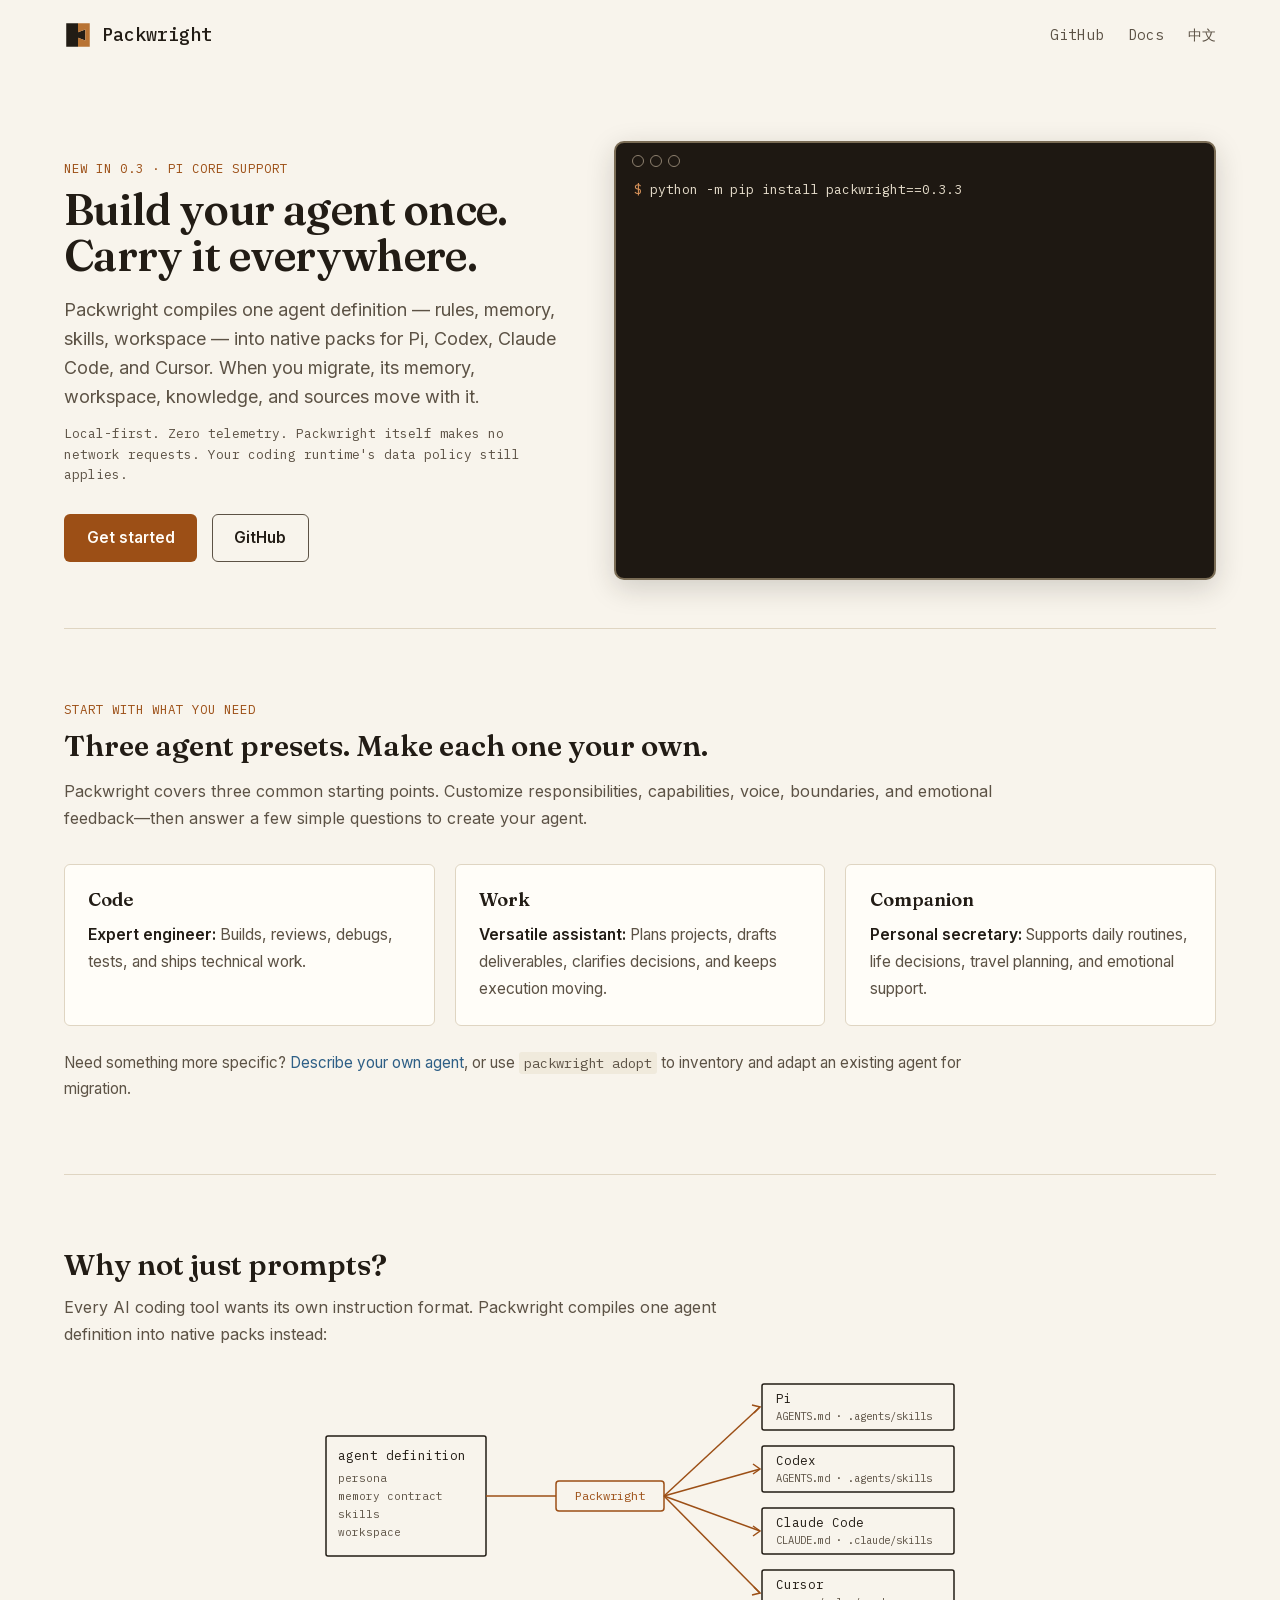
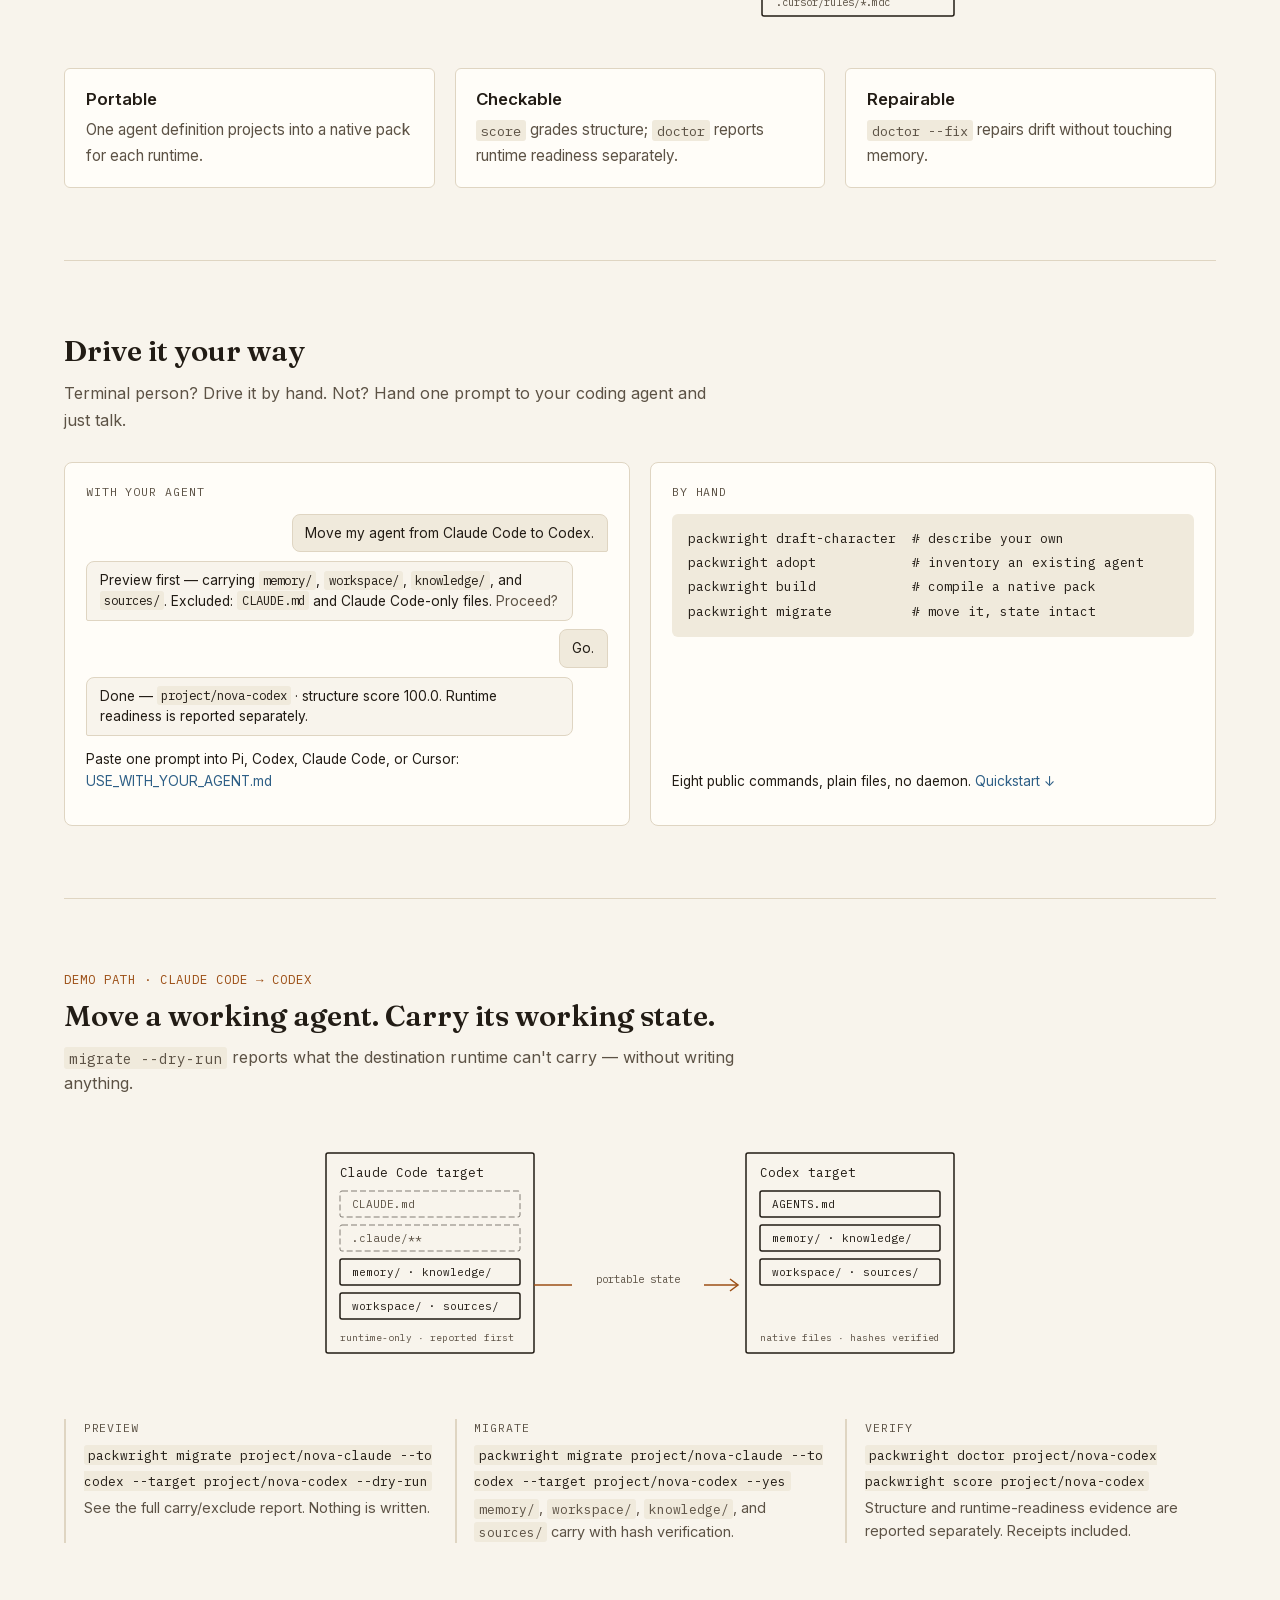
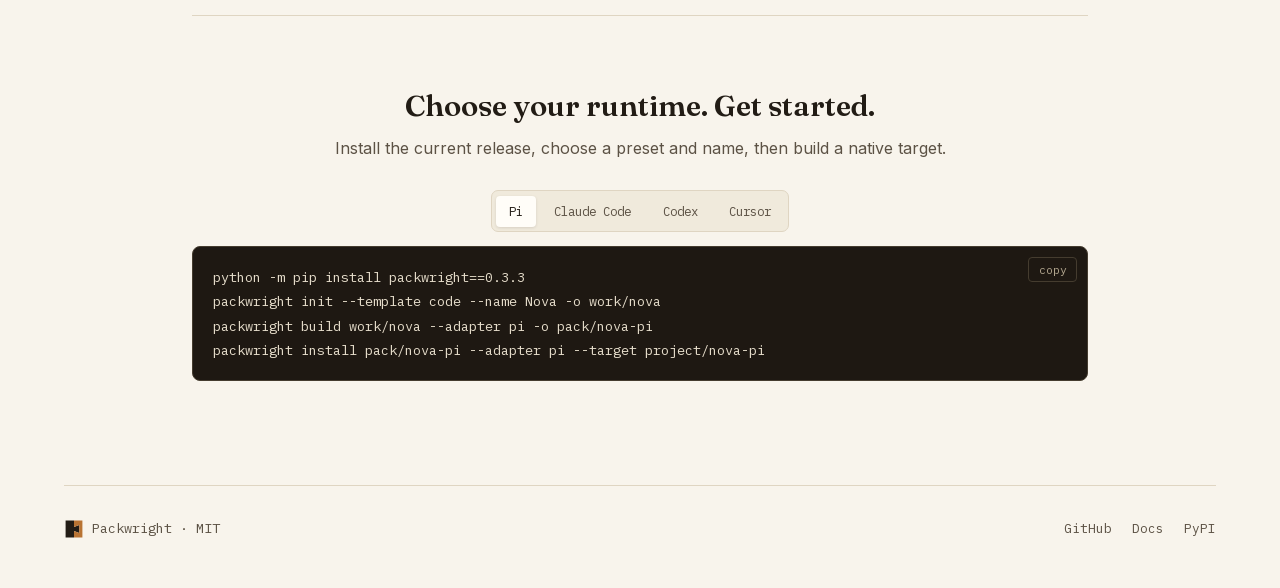
<file: site/index.html>
<!doctype html>
<html lang="en" data-theme="light">
<head>
<meta charset="utf-8">
<meta name="viewport" content="width=device-width, initial-scale=1">
<meta http-equiv="Content-Security-Policy" content="default-src 'none'; style-src 'unsafe-inline'; script-src 'self'; img-src 'self' data:; font-src 'self'; connect-src 'none'; media-src 'none'; frame-src 'none'; object-src 'none'; base-uri 'none'; form-action 'none'">
<link rel="canonical" href="https://pioneerjeff-labs.github.io/packwright/">
<link rel="alternate" hreflang="en" href="https://pioneerjeff-labs.github.io/packwright/">
<link rel="alternate" hreflang="zh-CN" href="https://pioneerjeff-labs.github.io/packwright/zh-CN.html">
<link rel="alternate" hreflang="x-default" href="https://pioneerjeff-labs.github.io/packwright/">
<link rel="preload" href="../assets/fonts/fraunces-latin-600.woff2" as="font" type="font/woff2" crossorigin>
<link rel="preload" href="../assets/fonts/inter-latin-400-600.woff2" as="font" type="font/woff2" crossorigin>
<link rel="preload" href="../assets/fonts/ibm-plex-mono-latin-400.woff2" as="font" type="font/woff2" crossorigin>
<link rel="preload" href="../assets/fonts/ibm-plex-mono-latin-500.woff2" as="font" type="font/woff2" crossorigin>
<title>Packwright — Build your agent once. Carry it everywhere.</title>
<meta name="description" content="Packwright 0.3 compiles one agent definition into native packs for Pi, Codex, Claude Code, and Cursor. Build your agent once. Carry it everywhere.">
<meta property="og:type" content="website">
<meta property="og:site_name" content="Packwright">
<meta property="og:locale" content="en_US">
<meta property="og:locale:alternate" content="zh_CN">
<meta property="og:title" content="Packwright — Build your agent once. Carry it everywhere.">
<meta property="og:description" content="Now with Pi Core: compile one agent definition into native packs for Pi, Codex, Claude Code, and Cursor.">
<meta property="og:url" content="https://pioneerjeff-labs.github.io/packwright/">
<meta property="og:image" content="https://pioneerjeff-labs.github.io/packwright/assets/social-preview.png">
<meta name="twitter:card" content="summary_large_image">
<meta name="twitter:title" content="Packwright — Build your agent once. Carry it everywhere.">
<meta name="twitter:description" content="Now with Pi Core: native packs and portable state across Pi, Codex, Claude Code, and Cursor.">
<meta name="twitter:image" content="https://pioneerjeff-labs.github.io/packwright/assets/social-preview.png">
<style>
  @font-face{font-family:"Fraunces";font-style:normal;font-weight:600;font-display:swap;src:url("../assets/fonts/fraunces-latin-600.woff2") format("woff2");}
  @font-face{font-family:"Inter";font-style:normal;font-weight:100 900;font-display:swap;src:url("../assets/fonts/inter-latin-400-600.woff2") format("woff2");}
  @font-face{font-family:"IBM Plex Mono";font-style:normal;font-weight:400;font-display:swap;src:url("../assets/fonts/ibm-plex-mono-latin-400.woff2") format("woff2");}
  @font-face{font-family:"IBM Plex Mono";font-style:normal;font-weight:500;font-display:swap;src:url("../assets/fonts/ibm-plex-mono-latin-500.woff2") format("woff2");}
  :root {
    --pw-bg:#F8F4EC; --pw-bg-raised:#FFFDF8; --pw-text:#221C15; --pw-text-muted:#5C5245;
    --pw-border:#DFD5C2; --pw-accent:#9C4F16; --pw-accent-hover:#7F3F10; --pw-on-accent:#FFFDF8;
    --pw-link:#2E5F86; --pw-code-bg:#F0EADC; --mark-ink:#221C15;
    --f-display:"Fraunces",Georgia,"Times New Roman","Noto Serif SC",serif;
    --f-body:"Inter",-apple-system,BlinkMacSystemFont,"Segoe UI",Roboto,"Noto Sans SC","PingFang SC","Microsoft YaHei",sans-serif;
    --f-mono:"IBM Plex Mono",ui-monospace,"SF Mono",Menlo,Consolas,"PingFang SC",monospace;
  }
  @media (prefers-color-scheme: dark){:root{
    --pw-bg:#221C15; --pw-bg-raised:#2C251C; --pw-text:#EFE8DB; --pw-text-muted:#B3A78F;
    --pw-border:#453C2F; --pw-accent:#D9935A; --pw-accent-hover:#E5A873; --pw-on-accent:#221C15;
    --pw-link:#8AB6D9; --pw-code-bg:#1A150F; --mark-ink:#EFE8DB;}}
  :root[data-theme="dark"]{
    --pw-bg:#221C15; --pw-bg-raised:#2C251C; --pw-text:#EFE8DB; --pw-text-muted:#B3A78F;
    --pw-border:#453C2F; --pw-accent:#D9935A; --pw-accent-hover:#E5A873; --pw-on-accent:#221C15;
    --pw-link:#8AB6D9; --pw-code-bg:#1A150F; --mark-ink:#EFE8DB;}
  :root[data-theme="light"]{
    --pw-bg:#F8F4EC; --pw-bg-raised:#FFFDF8; --pw-text:#221C15; --pw-text-muted:#5C5245;
    --pw-border:#DFD5C2; --pw-accent:#9C4F16; --pw-accent-hover:#7F3F10; --pw-on-accent:#FFFDF8;
    --pw-link:#2E5F86; --pw-code-bg:#F0EADC; --mark-ink:#221C15;}

  body{margin:0;background:var(--pw-bg);color:var(--pw-text);font-family:var(--f-body);font-size:16px;line-height:1.6;}
  .wrap{max-width:72rem;margin:0 auto;padding:0 1.5rem;}
  a{color:var(--pw-link);text-decoration:none;}
  a:hover{text-decoration:underline;}
  :focus-visible{outline:2px solid var(--pw-accent);outline-offset:2px;}
  .btn-accent:focus-visible{outline-color:var(--pw-on-accent);outline-offset:-4px;}

  nav{display:flex;align-items:center;justify-content:space-between;padding:1.25rem 0;}
  .brand{display:flex;align-items:center;gap:.6rem;color:var(--pw-text);}
  .brand svg{width:28px;height:28px;flex:none;}
  .brand .wm{font-family:var(--f-mono);font-weight:500;font-size:1.15rem;}
  nav .links{display:flex;gap:1.5rem;font-family:var(--f-mono);font-size:.9rem;}
  nav .links a{color:var(--pw-text-muted);}
  @media (max-width:520px){
    .brand{gap:.4rem;}.brand svg{width:24px;height:24px;}.brand .wm{font-size:.95rem;}
    nav .links{gap:.8rem;font-size:.72rem;}
  }

  .hero{padding:4.5rem 0 3rem;display:grid;grid-template-columns:minmax(0,5fr) minmax(0,6fr);gap:3rem;align-items:center;}
  @media (max-width:900px){.hero{grid-template-columns:1fr;padding-top:2.5rem;}}
  h1{font-family:var(--f-display);font-weight:600;font-size:clamp(2rem,3.4vw,2.75rem);line-height:1.05;letter-spacing:-.015em;margin:0 0 1.1rem;text-wrap:balance;}
  .sub{font-size:1.125rem;color:var(--pw-text-muted);margin:0 0 .8rem;max-width:34rem;}
  .trust{font-family:var(--f-mono);font-size:.8rem;color:var(--pw-text-muted);margin:0 0 1.8rem;}
  .cta{display:flex;gap:.9rem;flex-wrap:wrap;}
  .btn{display:inline-block;padding:.65rem 1.35rem;border-radius:6px;font-weight:600;font-size:.95rem;cursor:pointer;border:1px solid transparent;}
  .btn-accent{background:var(--pw-accent);color:var(--pw-on-accent);}
  .btn-accent:hover{background:var(--pw-accent-hover);text-decoration:none;}
  .btn-ghost{border-color:var(--pw-text-muted);color:var(--pw-text);}
  .btn-ghost:hover{border-color:var(--pw-text);text-decoration:none;}

  .term{background:#1E1812;border:2px solid #7A6C55;border-radius:10px;font-family:var(--f-mono);
    font-size:.82rem;line-height:1.75;overflow:hidden;box-shadow:0 8px 28px rgba(34,28,21,.18);}
  .term-bar{display:flex;gap:6px;padding:.75rem 1rem .25rem;}
  .term-bar i{width:10px;height:10px;border-radius:50%;border:1.5px solid #8E816F;}
  .term-body{padding:.5rem 1.15rem 1.15rem;height:29em;overflow:auto;}
  .term-body div{white-space:pre;}
  .t-fg{color:#E6DDCB;} .t-dim{color:#8E816F;} .t-ok{color:#8FA662;}
  .t-note{color:#C9A554;} .t-cop{color:#D9935A;}
  .cursor{display:inline-block;width:.55em;height:1.1em;background:#D9935A;vertical-align:text-bottom;animation:blink 1s steps(1) infinite;}
  @keyframes blink{50%{opacity:0;}}
  @media (prefers-reduced-motion:reduce){.cursor{animation:none;}}

  section{padding:3.25rem 0;}
  @media (min-width:900px){section{padding:4.5rem 0;}}
  .sec-border{border-top:1px solid var(--pw-border);}
  h2{font-family:var(--f-display);font-weight:600;font-size:clamp(1.625rem,2.3vw,2rem);line-height:1.25;margin:0 0 .65rem;text-wrap:balance;}
  .lede{color:var(--pw-text-muted);font-size:1rem;line-height:1.7;max-width:42rem;margin:0 0 1.75rem;}
  .section-kicker{font-family:var(--f-mono);font-size:.78rem;line-height:1.4;letter-spacing:.08em;text-transform:uppercase;color:var(--pw-accent);margin:0 0 .6rem;}
  .diagram{width:100%;max-width:660px;height:auto;display:block;margin:0 auto 2rem;color:var(--pw-text);}
  .diagram text{font-family:var(--f-mono);}
  .figcap{font-family:var(--f-mono);font-size:.72rem;color:var(--pw-text-muted);text-align:center;margin:-1rem 0 2rem;}
  .cols{display:grid;grid-template-columns:repeat(auto-fit,minmax(220px,1fr));gap:1.25rem;}
  .card{background:var(--pw-bg-raised);border:1px solid var(--pw-border);border-radius:6px;padding:1.2rem 1.3rem;}
  .card h3{font-weight:600;font-size:1.05rem;line-height:1.35;margin:0 0 .4rem;}
  .card p{margin:0;font-size:.95rem;line-height:1.65;color:var(--pw-text-muted);}
  .preset-section h2{max-width:58rem;margin-bottom:.8rem;}
  .preset-section .lede{max-width:58rem;margin-bottom:2rem;}
  .preset-card{padding:1.4rem 1.45rem;}
  .preset-card h3{font-family:var(--f-display);font-size:1.15rem;margin-bottom:.6rem;}
  .preset-card p{font-size:.975rem;line-height:1.72;}
  .preset-card strong{color:var(--pw-text);font-weight:600;}
  .preset-note{color:var(--pw-text-muted);font-size:.95rem;line-height:1.7;max-width:58rem;margin:1.5rem 0 0;}
  @media (max-width:520px){
    .preset-section h2{font-size:1.65rem;line-height:1.3;}
    .preset-card{padding:1.2rem 1.25rem;}
  }
  code{font-family:var(--f-mono);background:var(--pw-code-bg);padding:.12em .35em;border-radius:3px;font-size:.9em;}

  /* drive it your way */
  .drive{display:grid;grid-template-columns:repeat(auto-fit,minmax(290px,1fr));gap:1.25rem;align-items:stretch;}
  .panel{background:var(--pw-bg-raised);border:1px solid var(--pw-border);border-radius:8px;padding:1.2rem 1.3rem;display:flex;flex-direction:column;gap:.8rem;}
  .panel .tag{font-family:var(--f-mono);font-size:.72rem;letter-spacing:.08em;text-transform:uppercase;color:var(--pw-text-muted);}
  .chat{display:flex;flex-direction:column;gap:.55rem;font-size:.86rem;}
  .bub{max-width:88%;padding:.5rem .8rem;border-radius:8px;line-height:1.5;border:1px solid var(--pw-border);}
  .bub-u{align-self:flex-end;background:var(--pw-code-bg);border-bottom-right-radius:2px;}
  .bub-a{align-self:flex-start;background:var(--pw-bg);border-bottom-left-radius:2px;}
  .bub-a em{font-style:normal;color:var(--pw-text-muted);}
  .panel .foot{margin-top:auto;font-size:.85rem;}
  .minicode{font-family:var(--f-mono);font-size:.8rem;line-height:1.9;background:var(--pw-code-bg);border-radius:6px;padding:.8rem 1rem;overflow-x:auto;white-space:pre;}

  .qs{max-width:56rem;margin-inline:auto;text-align:center;}
  .qs .lede{margin-left:auto;margin-right:auto;}
  .runtime-tabs{display:inline-flex;gap:.35rem;padding:.3rem;background:var(--pw-code-bg);border:1px solid var(--pw-border);border-radius:7px;margin:0 0 .85rem;}
  .runtime-tab{font-family:var(--f-mono);font-size:.78rem;color:var(--pw-text-muted);background:transparent;border:0;border-radius:4px;padding:.45rem .8rem;cursor:pointer;}
  .runtime-tab[aria-selected="true"]{background:var(--pw-bg-raised);color:var(--pw-text);box-shadow:0 1px 3px rgba(34,28,21,.12);}
  .runtime-tab:hover{color:var(--pw-text);}
  .codeblock{position:relative;background:#1E1812;border:1px solid #453C2F;border-radius:8px;padding:1.1rem 1.25rem;overflow-x:auto;text-align:left;}
  .codeblock pre{margin:0;font-family:var(--f-mono);font-size:.85rem;line-height:1.8;color:#E6DDCB;}
  .copybtn{position:absolute;top:.6rem;right:.6rem;font-family:var(--f-mono);font-size:.72rem;
    background:transparent;color:#B3A78F;border:1px solid #453C2F;border-radius:4px;padding:.25rem .6rem;cursor:pointer;}
  .copybtn:hover{color:#EFE8DB;border-color:#8E816F;}
  @media (max-width:520px){.codeblock{padding-top:2.8rem;}}

  .winline{color:var(--pw-text-muted);max-width:42rem;margin:0 0 1.75rem;}
  .steps{display:grid;grid-template-columns:repeat(auto-fit,minmax(220px,1fr));gap:1.25rem;}
  .step{border-left:2px solid var(--pw-border);padding-left:1.1rem;}
  .step .n{font-family:var(--f-mono);font-size:.72rem;letter-spacing:.08em;text-transform:uppercase;color:var(--pw-text-muted);display:block;margin-bottom:.3rem;}
  .step p{margin:.2rem 0 0;font-size:.9rem;color:var(--pw-text-muted);}
  .step code{font-size:.8rem;}

  footer{border-top:1px solid var(--pw-border);padding:2rem 0 3rem;margin-top:2rem;
    display:flex;justify-content:space-between;gap:1.5rem;flex-wrap:wrap;align-items:center;}
  footer .fbrand{display:flex;align-items:center;gap:.5rem;}
  footer .fbrand svg{width:20px;height:20px;}
  footer .fbrand span{font-family:var(--f-mono);font-size:.85rem;color:var(--pw-text-muted);}
  footer .flinks{display:flex;gap:1.25rem;font-family:var(--f-mono);font-size:.8rem;flex-wrap:wrap;}
  footer .flinks a,footer .note{color:var(--pw-text-muted);}
  footer .note{font-size:.75rem;max-width:26rem;}
</style>
</head>
<body>
<div class="wrap">
  <nav aria-label="main">
    <a class="brand" href="./" aria-label="Packwright home">
      <svg viewBox="0 0 100 100" role="img" aria-label="Packwright dovetail mark">
        <path fill="var(--mark-ink)" d="M8 8 H50 V40 L76 30 V70 L50 60 V92 H8 Z"/>
        <path fill="#B87333" d="M92 8 H50 V40 L76 30 V70 L50 60 V92 H92 Z"/>
      </svg>
      <span class="wm">Packwright</span>
    </a>
    <div class="links">
      <a href="https://github.com/pioneerjeff-labs/packwright">GitHub</a>
      <a href="https://github.com/pioneerjeff-labs/packwright/blob/main/docs/CLI.md">Docs</a>
      <a href="zh-CN.html" lang="zh-CN" hreflang="zh-CN">中文</a>
    </div>
  </nav>

  <header class="hero">
    <div>
      <p class="section-kicker">New in 0.3 · Pi Core support</p>
      <h1>Build your agent once. Carry it everywhere.</h1>
      <p class="sub">Packwright compiles one agent definition — rules, memory, skills, workspace — into native packs for Pi, Codex, Claude Code, and Cursor. When you migrate, its memory, workspace, knowledge, and sources move with it.</p>
      <p class="trust">Local-first. Zero telemetry. Packwright itself makes no network requests. Your coding runtime's data policy still applies.</p>
      <div class="cta">
        <a class="btn btn-accent" href="#start">Get started</a>
        <a class="btn btn-ghost" href="https://github.com/pioneerjeff-labs/packwright">GitHub</a>
      </div>
    </div>
    <div class="term" aria-label="terminal demo: build a Claude Code target and migrate it to Codex">
      <div class="term-bar" aria-hidden="true"><i></i><i></i><i></i></div>
      <div class="term-body" id="term"></div>
    </div>
  </header>

  <section class="sec-border preset-section" id="start">
    <p class="section-kicker">Start with what you need</p>
    <h2>Three agent presets. Make each one your own.</h2>
    <p class="lede">Packwright covers three common starting points. Customize responsibilities, capabilities, voice, boundaries, and emotional feedback—then answer a few simple questions to create your agent.</p>
    <div class="cols">
      <div class="card preset-card"><h3>Code</h3><p><strong>Expert engineer:</strong> Builds, reviews, debugs, tests, and ships technical work.</p></div>
      <div class="card preset-card"><h3>Work</h3><p><strong>Versatile assistant:</strong> Plans projects, drafts deliverables, clarifies decisions, and keeps execution moving.</p></div>
      <div class="card preset-card"><h3>Companion</h3><p><strong>Personal secretary:</strong> Supports daily routines, life decisions, travel planning, and emotional support.</p></div>
    </div>
    <p class="preset-note">Need something more specific? <a href="https://github.com/pioneerjeff-labs/packwright/blob/main/docs/USE_WITH_YOUR_AGENT.md">Describe your own agent</a>, or use <code>packwright adopt</code> to inventory and adapt an existing agent for migration.</p>
  </section>

  <section class="sec-border" id="why">
    <h2>Why not just prompts?</h2>
    <p class="lede">Every AI coding tool wants its own instruction format. Packwright compiles one agent definition into native packs instead:</p>
    <svg class="diagram" viewBox="0 0 660 260" role="img" aria-label="One agent definition compiles through Packwright into native packs for Pi, Codex, Claude Code, and Cursor">
      <rect x="16" y="60" width="160" height="120" rx="2" fill="none" stroke="currentColor" stroke-width="1.5"/>
      <text x="28" y="84" font-size="12.5" fill="currentColor">agent definition</text>
      <text x="28" y="106" font-size="11" fill="var(--pw-text-muted)">persona</text>
      <text x="28" y="124" font-size="11" fill="var(--pw-text-muted)">memory contract</text>
      <text x="28" y="142" font-size="11" fill="var(--pw-text-muted)">skills</text>
      <text x="28" y="160" font-size="11" fill="var(--pw-text-muted)">workspace</text>
      <line x1="176" y1="120" x2="246" y2="120" stroke="var(--pw-accent)" stroke-width="1.5"/>
      <rect x="246" y="105" width="108" height="30" rx="3" fill="none" stroke="var(--pw-accent)" stroke-width="1.5"/>
      <text x="300" y="124" font-size="12" fill="var(--pw-accent)" text-anchor="middle">Packwright</text>
      <line x1="354" y1="120" x2="450" y2="31" stroke="var(--pw-accent)" stroke-width="1.5"/>
      <line x1="354" y1="120" x2="450" y2="93" stroke="var(--pw-accent)" stroke-width="1.5"/>
      <line x1="354" y1="120" x2="450" y2="155" stroke="var(--pw-accent)" stroke-width="1.5"/>
      <line x1="354" y1="120" x2="450" y2="217" stroke="var(--pw-accent)" stroke-width="1.5"/>
      <path d="M442 29 L450 31 L444 37" fill="none" stroke="var(--pw-accent)" stroke-width="1.5"/>
      <path d="M443 88 L450 93 L443 98" fill="none" stroke="var(--pw-accent)" stroke-width="1.5"/>
      <path d="M443 150 L450 155 L443 160" fill="none" stroke="var(--pw-accent)" stroke-width="1.5"/>
      <path d="M444 211 L450 217 L442 219" fill="none" stroke="var(--pw-accent)" stroke-width="1.5"/>
      <rect x="452" y="8" width="192" height="46" rx="2" fill="none" stroke="currentColor" stroke-width="1.5"/>
      <text x="466" y="27" font-size="12.5" fill="currentColor">Pi</text>
      <text x="466" y="44" font-size="10.5" fill="var(--pw-text-muted)">AGENTS.md · .agents/skills</text>
      <rect x="452" y="70" width="192" height="46" rx="2" fill="none" stroke="currentColor" stroke-width="1.5"/>
      <text x="466" y="89" font-size="12.5" fill="currentColor">Codex</text>
      <text x="466" y="106" font-size="10.5" fill="var(--pw-text-muted)">AGENTS.md · .agents/skills</text>
      <rect x="452" y="132" width="192" height="46" rx="2" fill="none" stroke="currentColor" stroke-width="1.5"/>
      <text x="466" y="151" font-size="12.5" fill="currentColor">Claude Code</text>
      <text x="466" y="168" font-size="10.5" fill="var(--pw-text-muted)">CLAUDE.md · .claude/skills</text>
      <rect x="452" y="194" width="192" height="46" rx="2" fill="none" stroke="currentColor" stroke-width="1.5"/>
      <text x="466" y="213" font-size="12.5" fill="currentColor">Cursor</text>
      <text x="466" y="230" font-size="10.5" fill="var(--pw-text-muted)">.cursor/rules/*.mdc</text>
    </svg>
    <div class="cols">
      <div class="card"><h3>Portable</h3><p>One agent definition projects into a native pack for each runtime.</p></div>
      <div class="card"><h3>Checkable</h3><p><code>score</code> grades structure; <code>doctor</code> reports runtime readiness separately.</p></div>
      <div class="card"><h3>Repairable</h3><p><code>doctor --fix</code> repairs drift without touching memory.</p></div>
    </div>
  </section>

  <section class="sec-border" id="drive">
    <h2>Drive it your way</h2>
    <p class="lede">Terminal person? Drive it by hand. Not? Hand one prompt to your coding agent and just talk.</p>
    <div class="drive">
      <div class="panel">
        <span class="tag">with your agent</span>
        <div class="chat" aria-label="example conversation with a coding agent">
          <div class="bub bub-u">Move my agent from Claude Code to Codex.</div>
          <div class="bub bub-a">Preview first — carrying <code>memory/</code>, <code>workspace/</code>, <code>knowledge/</code>, and <code>sources/</code>. Excluded: <code>CLAUDE.md</code> and Claude Code-only files. <em>Proceed?</em></div>
          <div class="bub bub-u">Go.</div>
          <div class="bub bub-a">Done — <code>project/nova-codex</code> · structure score 100.0. Runtime readiness is reported separately.</div>
        </div>
        <p class="foot">Paste one prompt into Pi, Codex, Claude Code, or Cursor: <a href="https://github.com/pioneerjeff-labs/packwright/blob/main/docs/USE_WITH_YOUR_AGENT.md">USE_WITH_YOUR_AGENT.md</a></p>
      </div>
      <div class="panel">
        <span class="tag">by hand</span>
        <div class="minicode">packwright draft-character  # describe your own
packwright adopt            # inventory an existing agent
packwright build            # compile a native pack
packwright migrate          # move it, state intact</div>
        <p class="foot">Eight public commands, plain files, no daemon. <a href="#quickstart">Quickstart ↓</a></p>
      </div>
    </div>
  </section>

  <section class="sec-border" id="migrate">
    <p class="section-kicker">Demo path · Claude Code → Codex</p>
    <h2>Move a working agent. Carry its working state.</h2>
    <p class="winline"><code>migrate --dry-run</code> reports what the destination runtime can't carry — without writing anything.</p>
    <svg class="diagram" viewBox="0 0 660 262" role="img" aria-label="Migrating from a Claude Code target to a Codex target: portable state carries over; runtime-specific files stay behind and are reported first">
      <rect x="16" y="28" width="208" height="200" rx="2" fill="none" stroke="currentColor" stroke-width="1.5"/>
      <text x="30" y="52" font-size="12.5" fill="currentColor">Claude Code target</text>
      <rect x="30" y="66" width="180" height="26" rx="2" fill="none" stroke="currentColor" stroke-width="1" stroke-dasharray="6 3" opacity=".55"/>
      <text x="42" y="83" font-size="11" fill="var(--pw-text-muted)">CLAUDE.md</text>
      <rect x="30" y="100" width="180" height="26" rx="2" fill="none" stroke="currentColor" stroke-width="1" stroke-dasharray="6 3" opacity=".55"/>
      <text x="42" y="117" font-size="11" fill="var(--pw-text-muted)">.claude/**</text>
      <rect x="30" y="134" width="180" height="26" rx="2" fill="none" stroke="currentColor" stroke-width="1.5"/>
      <text x="42" y="151" font-size="11" fill="currentColor">memory/ · knowledge/</text>
      <rect x="30" y="168" width="180" height="26" rx="2" fill="none" stroke="currentColor" stroke-width="1.5"/>
      <text x="42" y="185" font-size="11" fill="currentColor">workspace/ · sources/</text>
      <text x="30" y="216" font-size="9.5" fill="var(--pw-text-muted)">runtime-only · reported first</text>
      <line x1="224" y1="160" x2="428" y2="160" stroke="var(--pw-accent)" stroke-width="1.5"/>
      <path d="M420 154 L428 160 L420 166" fill="none" stroke="var(--pw-accent)" stroke-width="1.5"/>
      <rect x="262" y="144" width="132" height="20" fill="var(--pw-bg)"/>
      <text x="328" y="158" font-size="10.5" fill="var(--pw-text-muted)" text-anchor="middle">portable state</text>
      <rect x="436" y="28" width="208" height="200" rx="2" fill="none" stroke="currentColor" stroke-width="1.5"/>
      <text x="450" y="52" font-size="12.5" fill="currentColor">Codex target</text>
      <rect x="450" y="66" width="180" height="26" rx="2" fill="none" stroke="currentColor" stroke-width="1.5"/>
      <text x="462" y="83" font-size="11" fill="currentColor">AGENTS.md</text>
      <text x="462" y="60" font-size="9.5" fill="var(--pw-text-muted)"></text>
      <rect x="450" y="100" width="180" height="26" rx="2" fill="none" stroke="currentColor" stroke-width="1.5"/>
      <text x="462" y="117" font-size="11" fill="currentColor">memory/ · knowledge/</text>
      <rect x="450" y="134" width="180" height="26" rx="2" fill="none" stroke="currentColor" stroke-width="1.5"/>
      <text x="462" y="151" font-size="11" fill="currentColor">workspace/ · sources/</text>
      <text x="450" y="216" font-size="9.5" fill="var(--pw-text-muted)">native files · hashes verified</text>
    </svg>
    <div class="steps">
      <div class="step"><span class="n">preview</span><code>packwright migrate project/nova-claude --to codex --target project/nova-codex --dry-run</code><p>See the full carry/exclude report. Nothing is written.</p></div>
      <div class="step"><span class="n">migrate</span><code>packwright migrate project/nova-claude --to codex --target project/nova-codex --yes</code><p><code>memory/</code>, <code>workspace/</code>, <code>knowledge/</code>, and <code>sources/</code> carry with hash verification.</p></div>
      <div class="step"><span class="n">verify</span><code>packwright doctor project/nova-codex<br>packwright score project/nova-codex</code><p>Structure and runtime-readiness evidence are reported separately. Receipts included.</p></div>
    </div>
  </section>

  <section class="sec-border qs" id="quickstart">
    <h2>Choose your runtime. Get started.</h2>
    <p class="lede">Install the current release, choose a preset and name, then build a native target.</p>
    <div class="runtime-tabs" role="tablist" aria-label="Choose a runtime">
      <button class="runtime-tab" id="runtime-pi" type="button" role="tab" aria-selected="true" aria-controls="quickstart-panel" data-adapter="pi">Pi</button>
      <button class="runtime-tab" id="runtime-claude" type="button" role="tab" aria-selected="false" aria-controls="quickstart-panel" data-adapter="claude-code" tabindex="-1">Claude Code</button>
      <button class="runtime-tab" id="runtime-codex" type="button" role="tab" aria-selected="false" aria-controls="quickstart-panel" data-adapter="codex" tabindex="-1">Codex</button>
      <button class="runtime-tab" id="runtime-cursor" type="button" role="tab" aria-selected="false" aria-controls="quickstart-panel" data-adapter="cursor" tabindex="-1">Cursor</button>
    </div>
    <div class="codeblock" id="quickstart-panel" role="tabpanel" aria-labelledby="runtime-pi">
      <button class="copybtn" id="copyqs" aria-label="Copy quickstart commands">copy</button>
      <pre id="qs-code">python -m pip install packwright==0.3.3
packwright init --template code --name Nova -o work/nova
packwright build work/nova --adapter pi -o pack/nova-pi
packwright install pack/nova-pi --adapter pi --target project/nova-pi</pre>
    </div>
  </section>

  <footer>
    <div class="fbrand">
      <svg viewBox="0 0 100 100" aria-hidden="true">
        <path fill="var(--mark-ink)" d="M8 8 H50 V40 L76 30 V70 L50 60 V92 H8 Z"/>
        <path fill="#B87333" d="M92 8 H50 V40 L76 30 V70 L50 60 V92 H92 Z"/>
      </svg>
      <span>Packwright · MIT</span>
    </div>
    <div class="flinks">
      <a href="https://github.com/pioneerjeff-labs/packwright">GitHub</a>
      <a href="https://github.com/pioneerjeff-labs/packwright/blob/main/docs/CLI.md">Docs</a>
      <a href="https://pypi.org/project/packwright/0.3.3/">PyPI</a>
    </div>
  </footer>
</div>

<script src="demo.js" defer></script>
</body>
</html>
</file>
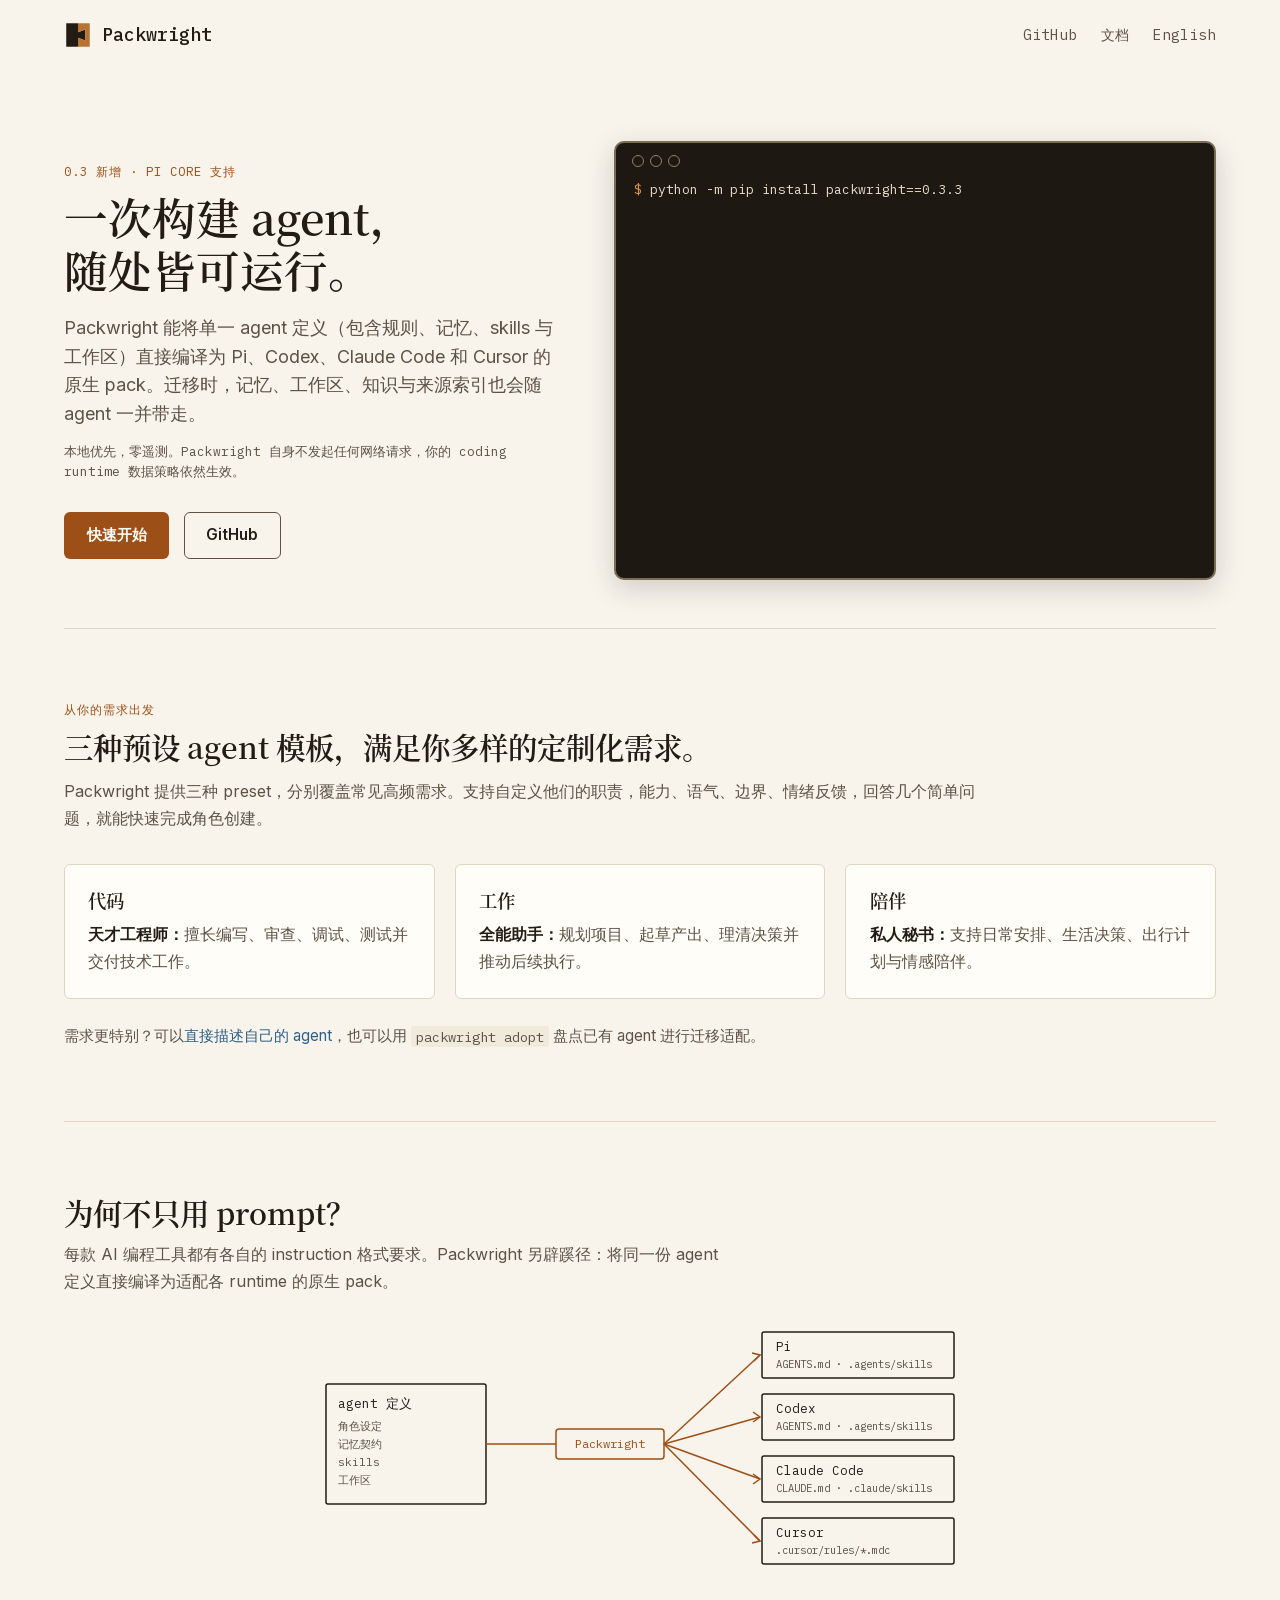
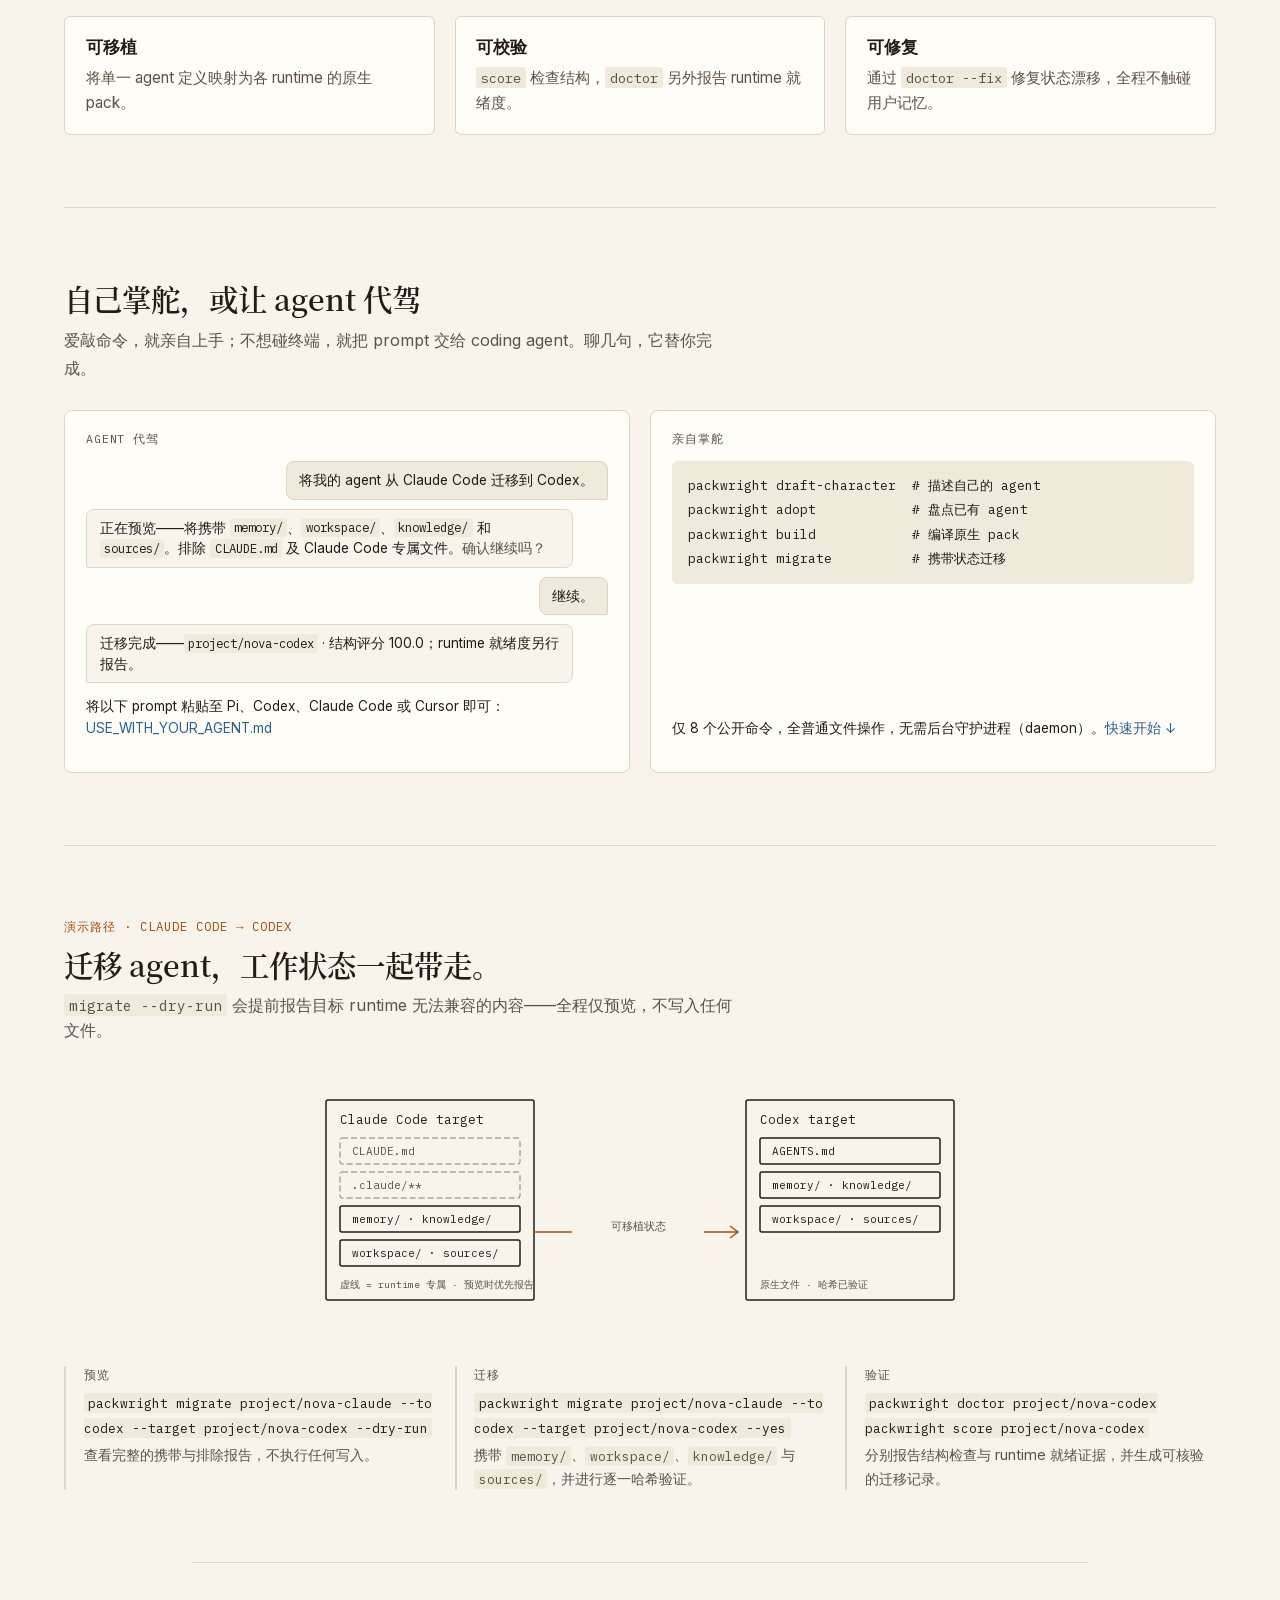
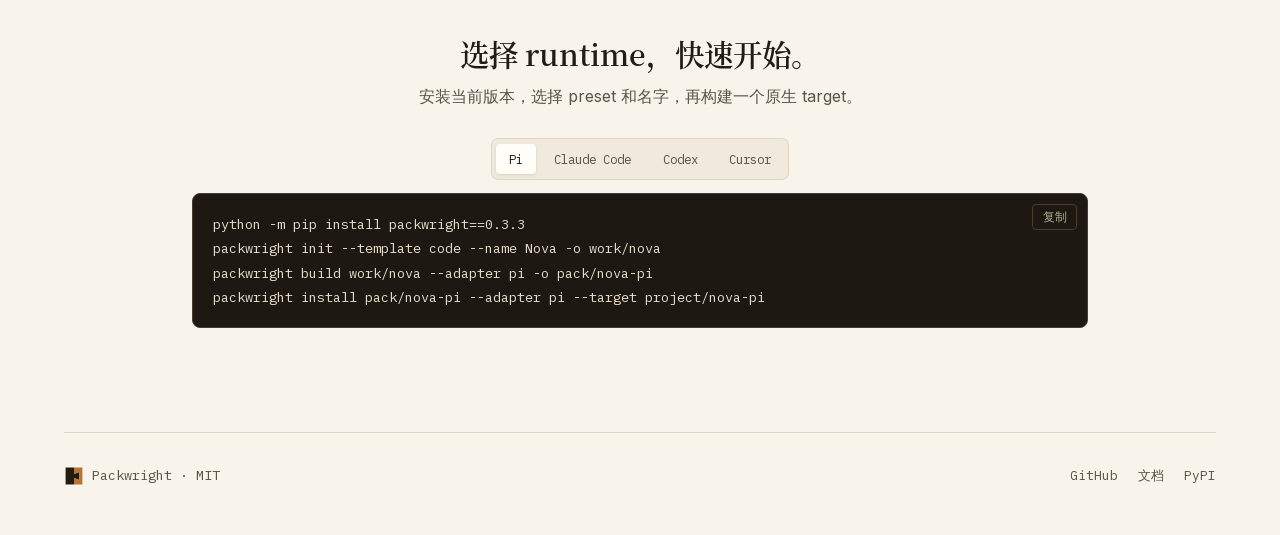
<file: site/zh-CN.html>
<!doctype html>
<html lang="zh-CN" data-theme="light">
<head>
<meta charset="utf-8">
<meta name="viewport" content="width=device-width, initial-scale=1">
<meta http-equiv="Content-Security-Policy" content="default-src 'none'; style-src 'unsafe-inline'; script-src 'self'; img-src 'self' data:; font-src 'self'; connect-src 'none'; media-src 'none'; frame-src 'none'; object-src 'none'; base-uri 'none'; form-action 'none'">
<link rel="canonical" href="https://pioneerjeff-labs.github.io/packwright/zh-CN.html">
<link rel="alternate" hreflang="en" href="https://pioneerjeff-labs.github.io/packwright/">
<link rel="alternate" hreflang="zh-CN" href="https://pioneerjeff-labs.github.io/packwright/zh-CN.html">
<link rel="alternate" hreflang="x-default" href="https://pioneerjeff-labs.github.io/packwright/">
<link rel="preload" href="../assets/fonts/fraunces-latin-600.woff2" as="font" type="font/woff2" crossorigin>
<link rel="preload" href="../assets/fonts/packwright-han-serif-600.otf" as="font" type="font/otf" crossorigin>
<link rel="preload" href="../assets/fonts/inter-latin-400-600.woff2" as="font" type="font/woff2" crossorigin>
<link rel="preload" href="../assets/fonts/ibm-plex-mono-latin-400.woff2" as="font" type="font/woff2" crossorigin>
<link rel="preload" href="../assets/fonts/ibm-plex-mono-latin-500.woff2" as="font" type="font/woff2" crossorigin>
<title>Packwright — 一次构建 agent，随处皆可运行</title>
<meta name="description" content="Packwright 0.3 可将单一 agent 定义编译为适配 Pi、Codex、Claude Code 和 Cursor 的原生 pack。一次构建，随处运行。">
<meta property="og:type" content="website">
<meta property="og:site_name" content="Packwright">
<meta property="og:locale" content="zh_CN">
<meta property="og:locale:alternate" content="en_US">
<meta property="og:title" content="Packwright — 一次构建 agent，随处皆可运行">
<meta property="og:description" content="现已支持 Pi Core：为 Pi、Codex、Claude Code 与 Cursor 编译原生 pack。">
<meta property="og:url" content="https://pioneerjeff-labs.github.io/packwright/zh-CN.html">
<meta property="og:image" content="https://pioneerjeff-labs.github.io/packwright/assets/social-preview.png">
<meta name="twitter:card" content="summary_large_image">
<meta name="twitter:title" content="Packwright — 一次构建 agent，随处皆可运行">
<meta name="twitter:description" content="现已支持 Pi Core：在 Pi、Codex、Claude Code 与 Cursor 之间携带 agent 状态。">
<meta name="twitter:image" content="https://pioneerjeff-labs.github.io/packwright/assets/social-preview.png">
<style>
  @font-face{font-family:"Fraunces";font-style:normal;font-weight:600;font-display:swap;src:url("../assets/fonts/fraunces-latin-600.woff2") format("woff2");}
  @font-face{font-family:"Packwright Han Serif";font-style:normal;font-weight:600;font-display:swap;src:url("../assets/fonts/packwright-han-serif-600.otf") format("opentype");}
  @font-face{font-family:"Inter";font-style:normal;font-weight:100 900;font-display:swap;src:url("../assets/fonts/inter-latin-400-600.woff2") format("woff2");}
  @font-face{font-family:"IBM Plex Mono";font-style:normal;font-weight:400;font-display:swap;src:url("../assets/fonts/ibm-plex-mono-latin-400.woff2") format("woff2");}
  @font-face{font-family:"IBM Plex Mono";font-style:normal;font-weight:500;font-display:swap;src:url("../assets/fonts/ibm-plex-mono-latin-500.woff2") format("woff2");}
  :root {
    --pw-bg:#F8F4EC; --pw-bg-raised:#FFFDF8; --pw-text:#221C15; --pw-text-muted:#5C5245;
    --pw-border:#DFD5C2; --pw-accent:#9C4F16; --pw-accent-hover:#7F3F10; --pw-on-accent:#FFFDF8;
    --pw-link:#2E5F86; --pw-code-bg:#F0EADC; --mark-ink:#221C15;
    --f-display:"Packwright Han Serif","Songti SC","STSong","Noto Serif SC","Source Han Serif SC","SimSun",serif;
    --f-body:"Inter",-apple-system,BlinkMacSystemFont,"Segoe UI",Roboto,"Noto Sans SC","PingFang SC","Microsoft YaHei",sans-serif;
    --f-mono:"IBM Plex Mono",ui-monospace,"SF Mono",Menlo,Consolas,"PingFang SC",monospace;
  }
  @media (prefers-color-scheme: dark){:root{
    --pw-bg:#221C15; --pw-bg-raised:#2C251C; --pw-text:#EFE8DB; --pw-text-muted:#B3A78F;
    --pw-border:#453C2F; --pw-accent:#D9935A; --pw-accent-hover:#E5A873; --pw-on-accent:#221C15;
    --pw-link:#8AB6D9; --pw-code-bg:#1A150F; --mark-ink:#EFE8DB;}}
  :root[data-theme="dark"]{
    --pw-bg:#221C15; --pw-bg-raised:#2C251C; --pw-text:#EFE8DB; --pw-text-muted:#B3A78F;
    --pw-border:#453C2F; --pw-accent:#D9935A; --pw-accent-hover:#E5A873; --pw-on-accent:#221C15;
    --pw-link:#8AB6D9; --pw-code-bg:#1A150F; --mark-ink:#EFE8DB;}
  :root[data-theme="light"]{
    --pw-bg:#F8F4EC; --pw-bg-raised:#FFFDF8; --pw-text:#221C15; --pw-text-muted:#5C5245;
    --pw-border:#DFD5C2; --pw-accent:#9C4F16; --pw-accent-hover:#7F3F10; --pw-on-accent:#FFFDF8;
    --pw-link:#2E5F86; --pw-code-bg:#F0EADC; --mark-ink:#221C15;}

  body{margin:0;background:var(--pw-bg);color:var(--pw-text);font-family:var(--f-body);font-size:16px;line-height:1.6;}
  .wrap{max-width:72rem;margin:0 auto;padding:0 1.5rem;}
  a{color:var(--pw-link);text-decoration:none;}
  a:hover{text-decoration:underline;}
  :focus-visible{outline:2px solid var(--pw-accent);outline-offset:2px;}
  .btn-accent:focus-visible{outline-color:var(--pw-on-accent);outline-offset:-4px;}

  nav{display:flex;align-items:center;justify-content:space-between;padding:1.25rem 0;}
  .brand{display:flex;align-items:center;gap:.6rem;color:var(--pw-text);}
  .brand svg{width:28px;height:28px;flex:none;}
  .brand .wm{font-family:var(--f-mono);font-weight:500;font-size:1.15rem;}
  nav .links{display:flex;gap:1.5rem;font-family:var(--f-mono);font-size:.9rem;}
  nav .links a{color:var(--pw-text-muted);}
  @media (max-width:520px){
    .brand{gap:.4rem;}.brand svg{width:24px;height:24px;}.brand .wm{font-size:.95rem;}
    nav .links{gap:.8rem;font-size:.72rem;}
  }

  .hero{padding:4.5rem 0 3rem;display:grid;grid-template-columns:minmax(0,5fr) minmax(0,6fr);gap:3rem;align-items:center;}
  @media (max-width:900px){.hero{grid-template-columns:1fr;padding-top:2.5rem;}}
  h1{font-family:var(--f-display);font-weight:600;font-size:clamp(2rem,3.4vw,2.75rem);line-height:1.05;letter-spacing:-.015em;margin:0 0 1.1rem;text-wrap:balance;}
  .hero h1{line-height:1.22;letter-spacing:0;}
  .sub{font-size:1.125rem;color:var(--pw-text-muted);margin:0 0 .8rem;max-width:34rem;}
  .trust{font-family:var(--f-mono);font-size:.8rem;color:var(--pw-text-muted);margin:0 0 1.8rem;}
  .cta{display:flex;gap:.9rem;flex-wrap:wrap;}
  .btn{display:inline-block;padding:.65rem 1.35rem;border-radius:6px;font-weight:600;font-size:.95rem;cursor:pointer;border:1px solid transparent;}
  .btn-accent{background:var(--pw-accent);color:var(--pw-on-accent);}
  .btn-accent:hover{background:var(--pw-accent-hover);text-decoration:none;}
  .btn-ghost{border-color:var(--pw-text-muted);color:var(--pw-text);}
  .btn-ghost:hover{border-color:var(--pw-text);text-decoration:none;}

  .term{background:#1E1812;border:2px solid #7A6C55;border-radius:10px;font-family:var(--f-mono);
    font-size:.82rem;line-height:1.75;overflow:hidden;box-shadow:0 8px 28px rgba(34,28,21,.18);}
  .term-bar{display:flex;gap:6px;padding:.75rem 1rem .25rem;}
  .term-bar i{width:10px;height:10px;border-radius:50%;border:1.5px solid #8E816F;}
  .term-body{padding:.5rem 1.15rem 1.15rem;height:29em;overflow:auto;}
  .term-body div{white-space:pre;}
  .t-fg{color:#E6DDCB;} .t-dim{color:#8E816F;} .t-ok{color:#8FA662;}
  .t-note{color:#C9A554;} .t-cop{color:#D9935A;}
  .cursor{display:inline-block;width:.55em;height:1.1em;background:#D9935A;vertical-align:text-bottom;animation:blink 1s steps(1) infinite;}
  @keyframes blink{50%{opacity:0;}}
  @media (prefers-reduced-motion:reduce){.cursor{animation:none;}}

  section{padding:3.25rem 0;}
  @media (min-width:900px){section{padding:4.5rem 0;}}
  .sec-border{border-top:1px solid var(--pw-border);}
  h2{font-family:var(--f-display);font-weight:600;font-size:clamp(1.625rem,2.3vw,2rem);line-height:1.25;margin:0 0 .65rem;text-wrap:balance;}
  .lede{color:var(--pw-text-muted);font-size:1rem;line-height:1.7;max-width:42rem;margin:0 0 1.75rem;}
  .section-kicker{font-family:var(--f-mono);font-size:.78rem;line-height:1.4;letter-spacing:.08em;text-transform:uppercase;color:var(--pw-accent);margin:0 0 .6rem;}
  .diagram{width:100%;max-width:660px;height:auto;display:block;margin:0 auto 2rem;color:var(--pw-text);}
  .diagram text{font-family:var(--f-mono);}
  .figcap{font-family:var(--f-mono);font-size:.72rem;color:var(--pw-text-muted);text-align:center;margin:-1rem 0 2rem;}
  .cols{display:grid;grid-template-columns:repeat(auto-fit,minmax(220px,1fr));gap:1.25rem;}
  .card{background:var(--pw-bg-raised);border:1px solid var(--pw-border);border-radius:6px;padding:1.2rem 1.3rem;}
  .card h3{font-weight:600;font-size:1.05rem;line-height:1.35;margin:0 0 .4rem;}
  .card p{margin:0;font-size:.95rem;line-height:1.65;color:var(--pw-text-muted);}
  .preset-section h2{max-width:58rem;margin-bottom:.8rem;}
  .preset-section .lede{max-width:58rem;margin-bottom:2rem;}
  .preset-card{padding:1.4rem 1.45rem;}
  .preset-card h3{font-family:var(--f-display);font-size:1.15rem;margin-bottom:.6rem;}
  .preset-card p{font-size:.975rem;line-height:1.72;}
  .preset-card strong{color:var(--pw-text);font-weight:600;}
  .preset-note{color:var(--pw-text-muted);font-size:.95rem;line-height:1.7;max-width:58rem;margin:1.5rem 0 0;}
  @media (max-width:520px){
    .preset-section h2{font-size:1.65rem;line-height:1.3;}
    .preset-card{padding:1.2rem 1.25rem;}
  }
  code{font-family:var(--f-mono);background:var(--pw-code-bg);padding:.12em .35em;border-radius:3px;font-size:.9em;}

  /* drive it your way */
  .drive{display:grid;grid-template-columns:repeat(auto-fit,minmax(290px,1fr));gap:1.25rem;align-items:stretch;}
  .panel{background:var(--pw-bg-raised);border:1px solid var(--pw-border);border-radius:8px;padding:1.2rem 1.3rem;display:flex;flex-direction:column;gap:.8rem;}
  .panel .tag{font-family:var(--f-mono);font-size:.72rem;letter-spacing:.08em;text-transform:uppercase;color:var(--pw-text-muted);}
  .chat{display:flex;flex-direction:column;gap:.55rem;font-size:.86rem;}
  .bub{max-width:88%;padding:.5rem .8rem;border-radius:8px;line-height:1.5;border:1px solid var(--pw-border);}
  .bub-u{align-self:flex-end;background:var(--pw-code-bg);border-bottom-right-radius:2px;}
  .bub-a{align-self:flex-start;background:var(--pw-bg);border-bottom-left-radius:2px;}
  .bub-a em{font-style:normal;color:var(--pw-text-muted);}
  .panel .foot{margin-top:auto;font-size:.85rem;}
  .minicode{font-family:var(--f-mono);font-size:.8rem;line-height:1.9;background:var(--pw-code-bg);border-radius:6px;padding:.8rem 1rem;overflow-x:auto;white-space:pre;}

  .qs{max-width:56rem;margin-inline:auto;text-align:center;}
  .qs .lede{margin-left:auto;margin-right:auto;}
  .runtime-tabs{display:inline-flex;gap:.35rem;padding:.3rem;background:var(--pw-code-bg);border:1px solid var(--pw-border);border-radius:7px;margin:0 0 .85rem;}
  .runtime-tab{font-family:var(--f-mono);font-size:.78rem;color:var(--pw-text-muted);background:transparent;border:0;border-radius:4px;padding:.45rem .8rem;cursor:pointer;}
  .runtime-tab[aria-selected="true"]{background:var(--pw-bg-raised);color:var(--pw-text);box-shadow:0 1px 3px rgba(34,28,21,.12);}
  .runtime-tab:hover{color:var(--pw-text);}
  .codeblock{position:relative;background:#1E1812;border:1px solid #453C2F;border-radius:8px;padding:1.1rem 1.25rem;overflow-x:auto;text-align:left;}
  .codeblock pre{margin:0;font-family:var(--f-mono);font-size:.85rem;line-height:1.8;color:#E6DDCB;}
  .copybtn{position:absolute;top:.6rem;right:.6rem;font-family:var(--f-mono);font-size:.72rem;
    background:transparent;color:#B3A78F;border:1px solid #453C2F;border-radius:4px;padding:.25rem .6rem;cursor:pointer;}
  .copybtn:hover{color:#EFE8DB;border-color:#8E816F;}
  @media (max-width:520px){.codeblock{padding-top:2.8rem;}}

  .winline{color:var(--pw-text-muted);max-width:42rem;margin:0 0 1.75rem;}
  .steps{display:grid;grid-template-columns:repeat(auto-fit,minmax(220px,1fr));gap:1.25rem;}
  .step{border-left:2px solid var(--pw-border);padding-left:1.1rem;}
  .step .n{font-family:var(--f-mono);font-size:.72rem;letter-spacing:.08em;text-transform:uppercase;color:var(--pw-text-muted);display:block;margin-bottom:.3rem;}
  .step p{margin:.2rem 0 0;font-size:.9rem;color:var(--pw-text-muted);}
  .step code{font-size:.8rem;}

  footer{border-top:1px solid var(--pw-border);padding:2rem 0 3rem;margin-top:2rem;
    display:flex;justify-content:space-between;gap:1.5rem;flex-wrap:wrap;align-items:center;}
  footer .fbrand{display:flex;align-items:center;gap:.5rem;}
  footer .fbrand svg{width:20px;height:20px;}
  footer .fbrand span{font-family:var(--f-mono);font-size:.85rem;color:var(--pw-text-muted);}
  footer .flinks{display:flex;gap:1.25rem;font-family:var(--f-mono);font-size:.8rem;flex-wrap:wrap;}
  footer .flinks a,footer .note{color:var(--pw-text-muted);}
  footer .note{font-size:.75rem;max-width:26rem;}
</style>
</head>
<body>
<div class="wrap">
  <nav aria-label="主导航">
    <a class="brand" href="zh-CN.html" aria-label="Packwright 中文首页">
      <svg viewBox="0 0 100 100" role="img" aria-label="Packwright 燕尾榫标识">
        <path fill="var(--mark-ink)" d="M8 8 H50 V40 L76 30 V70 L50 60 V92 H8 Z"/>
        <path fill="#B87333" d="M92 8 H50 V40 L76 30 V70 L50 60 V92 H92 Z"/>
      </svg>
      <span class="wm">Packwright</span>
    </a>
    <div class="links">
      <a href="https://github.com/pioneerjeff-labs/packwright">GitHub</a>
      <a href="https://github.com/pioneerjeff-labs/packwright/blob/main/docs/CLI.md">文档</a>
      <a href="index.html" lang="en" hreflang="en">English</a>
    </div>
  </nav>

  <header class="hero">
    <div>
      <p class="section-kicker">0.3 新增 · Pi Core 支持</p>
      <h1>一次构建 agent，<br>随处皆可运行。</h1>
      <p class="sub">Packwright 能将单一 agent 定义（包含规则、记忆、skills 与工作区）直接编译为 Pi、Codex、Claude Code 和 Cursor 的原生 pack。迁移时，记忆、工作区、知识与来源索引也会随 agent 一并带走。</p>
      <p class="trust">本地优先，零遥测。Packwright 自身不发起任何网络请求，你的 coding runtime 数据策略依然生效。</p>
      <div class="cta">
        <a class="btn btn-accent" href="#start">快速开始</a>
        <a class="btn btn-ghost" href="https://github.com/pioneerjeff-labs/packwright">GitHub</a>
      </div>
    </div>
    <div class="term" aria-label="终端演示：构建 Claude Code target，再迁移到 Codex">
      <div class="term-bar" aria-hidden="true"><i></i><i></i><i></i></div>
      <div class="term-body" id="term"></div>
    </div>
  </header>

  <section class="sec-border preset-section" id="start">
    <p class="section-kicker">从你的需求出发</p>
    <h2>三种预设 agent 模板，满足你多样的定制化需求。</h2>
    <p class="lede">Packwright 提供三种 preset，分别覆盖常见高频需求。支持自定义他们的职责，能力、语气、边界、情绪反馈，回答几个简单问题，就能快速完成角色创建。</p>
    <div class="cols">
      <div class="card preset-card"><h3>代码</h3><p><strong>天才工程师：</strong>擅长编写、审查、调试、测试并交付技术工作。</p></div>
      <div class="card preset-card"><h3>工作</h3><p><strong>全能助手：</strong>规划项目、起草产出、理清决策并推动后续执行。</p></div>
      <div class="card preset-card"><h3>陪伴</h3><p><strong>私人秘书：</strong>支持日常安排、生活决策、出行计划与情感陪伴。</p></div>
    </div>
    <p class="preset-note">需求更特别？可以<a href="https://github.com/pioneerjeff-labs/packwright/blob/main/docs/USE_WITH_YOUR_AGENT.md">直接描述自己的 agent</a>，也可以用 <code>packwright adopt</code> 盘点已有 agent 进行迁移适配。</p>
  </section>

  <section class="sec-border" id="why">
    <h2>为何不只用 prompt？</h2>
    <p class="lede">每款 AI 编程工具都有各自的 instruction 格式要求。Packwright 另辟蹊径：将同一份 agent 定义直接编译为适配各 runtime 的原生 pack。</p>
    <svg class="diagram" viewBox="0 0 660 260" role="img" aria-label="一份 agent 定义通过 Packwright 编译成 Pi、Codex、Claude Code 和 Cursor 的原生 pack">
      <rect x="16" y="60" width="160" height="120" rx="2" fill="none" stroke="currentColor" stroke-width="1.5"/>
      <text x="28" y="84" font-size="12.5" fill="currentColor">agent 定义</text>
      <text x="28" y="106" font-size="11" fill="var(--pw-text-muted)">角色设定</text>
      <text x="28" y="124" font-size="11" fill="var(--pw-text-muted)">记忆契约</text>
      <text x="28" y="142" font-size="11" fill="var(--pw-text-muted)">skills</text>
      <text x="28" y="160" font-size="11" fill="var(--pw-text-muted)">工作区</text>
      <line x1="176" y1="120" x2="246" y2="120" stroke="var(--pw-accent)" stroke-width="1.5"/>
      <rect x="246" y="105" width="108" height="30" rx="3" fill="none" stroke="var(--pw-accent)" stroke-width="1.5"/>
      <text x="300" y="124" font-size="12" fill="var(--pw-accent)" text-anchor="middle">Packwright</text>
      <line x1="354" y1="120" x2="450" y2="31" stroke="var(--pw-accent)" stroke-width="1.5"/>
      <line x1="354" y1="120" x2="450" y2="93" stroke="var(--pw-accent)" stroke-width="1.5"/>
      <line x1="354" y1="120" x2="450" y2="155" stroke="var(--pw-accent)" stroke-width="1.5"/>
      <line x1="354" y1="120" x2="450" y2="217" stroke="var(--pw-accent)" stroke-width="1.5"/>
      <path d="M442 29 L450 31 L444 37" fill="none" stroke="var(--pw-accent)" stroke-width="1.5"/>
      <path d="M443 88 L450 93 L443 98" fill="none" stroke="var(--pw-accent)" stroke-width="1.5"/>
      <path d="M443 150 L450 155 L443 160" fill="none" stroke="var(--pw-accent)" stroke-width="1.5"/>
      <path d="M444 211 L450 217 L442 219" fill="none" stroke="var(--pw-accent)" stroke-width="1.5"/>
      <rect x="452" y="8" width="192" height="46" rx="2" fill="none" stroke="currentColor" stroke-width="1.5"/>
      <text x="466" y="27" font-size="12.5" fill="currentColor">Pi</text>
      <text x="466" y="44" font-size="10.5" fill="var(--pw-text-muted)">AGENTS.md · .agents/skills</text>
      <rect x="452" y="70" width="192" height="46" rx="2" fill="none" stroke="currentColor" stroke-width="1.5"/>
      <text x="466" y="89" font-size="12.5" fill="currentColor">Codex</text>
      <text x="466" y="106" font-size="10.5" fill="var(--pw-text-muted)">AGENTS.md · .agents/skills</text>
      <rect x="452" y="132" width="192" height="46" rx="2" fill="none" stroke="currentColor" stroke-width="1.5"/>
      <text x="466" y="151" font-size="12.5" fill="currentColor">Claude Code</text>
      <text x="466" y="168" font-size="10.5" fill="var(--pw-text-muted)">CLAUDE.md · .claude/skills</text>
      <rect x="452" y="194" width="192" height="46" rx="2" fill="none" stroke="currentColor" stroke-width="1.5"/>
      <text x="466" y="213" font-size="12.5" fill="currentColor">Cursor</text>
      <text x="466" y="230" font-size="10.5" fill="var(--pw-text-muted)">.cursor/rules/*.mdc</text>
    </svg>
    <div class="cols">
      <div class="card"><h3>可移植</h3><p>将单一 agent 定义映射为各 runtime 的原生 pack。</p></div>
      <div class="card"><h3>可校验</h3><p><code>score</code> 检查结构，<code>doctor</code> 另外报告 runtime 就绪度。</p></div>
      <div class="card"><h3>可修复</h3><p>通过 <code>doctor --fix</code> 修复状态漂移，全程不触碰用户记忆。</p></div>
    </div>
  </section>

  <section class="sec-border" id="drive">
    <h2>自己掌舵，或让 agent 代驾</h2>
    <p class="lede">爱敲命令，就亲自上手；不想碰终端，就把 prompt 交给 coding agent。聊几句，它替你完成。</p>
    <div class="drive">
      <div class="panel">
        <span class="tag">agent 代驾</span>
        <div class="chat" aria-label="与 coding agent 对话的示例">
          <div class="bub bub-u">将我的 agent 从 Claude Code 迁移到 Codex。</div>
          <div class="bub bub-a">正在预览——将携带 <code>memory/</code>、<code>workspace/</code>、<code>knowledge/</code> 和 <code>sources/</code>。排除 <code>CLAUDE.md</code> 及 Claude Code 专属文件。<em>确认继续吗？</em></div>
          <div class="bub bub-u">继续。</div>
          <div class="bub bub-a">迁移完成——<code>project/nova-codex</code> · 结构评分 100.0；runtime 就绪度另行报告。</div>
        </div>
        <p class="foot">将以下 prompt 粘贴至 Pi、Codex、Claude Code 或 Cursor 即可：<a href="https://github.com/pioneerjeff-labs/packwright/blob/main/docs/USE_WITH_YOUR_AGENT.md">USE_WITH_YOUR_AGENT.md</a></p>
      </div>
      <div class="panel">
        <span class="tag">亲自掌舵</span>
        <div class="minicode">packwright draft-character  # 描述自己的 agent
packwright adopt            # 盘点已有 agent
packwright build            # 编译原生 pack
packwright migrate          # 携带状态迁移</div>
        <p class="foot">仅 8 个公开命令，全普通文件操作，无需后台守护进程（daemon）。<a href="#quickstart">快速开始 ↓</a></p>
      </div>
    </div>
  </section>

  <section class="sec-border" id="migrate">
    <p class="section-kicker">演示路径 · Claude Code → Codex</p>
    <h2>迁移 agent，工作状态一起带走。</h2>
    <p class="winline"><code>migrate --dry-run</code> 会提前报告目标 runtime 无法兼容的内容——全程仅预览，不写入任何文件。</p>
    <svg class="diagram" viewBox="0 0 660 262" role="img" aria-label="从 Claude Code target 迁移到 Codex target：可移植状态会被携带，runtime 专属文件会留在原处并提前报告">
      <rect x="16" y="28" width="208" height="200" rx="2" fill="none" stroke="currentColor" stroke-width="1.5"/>
      <text x="30" y="52" font-size="12.5" fill="currentColor">Claude Code target</text>
      <rect x="30" y="66" width="180" height="26" rx="2" fill="none" stroke="currentColor" stroke-width="1" stroke-dasharray="6 3" opacity=".55"/>
      <text x="42" y="83" font-size="11" fill="var(--pw-text-muted)">CLAUDE.md</text>
      <rect x="30" y="100" width="180" height="26" rx="2" fill="none" stroke="currentColor" stroke-width="1" stroke-dasharray="6 3" opacity=".55"/>
      <text x="42" y="117" font-size="11" fill="var(--pw-text-muted)">.claude/**</text>
      <rect x="30" y="134" width="180" height="26" rx="2" fill="none" stroke="currentColor" stroke-width="1.5"/>
      <text x="42" y="151" font-size="11" fill="currentColor">memory/ · knowledge/</text>
      <rect x="30" y="168" width="180" height="26" rx="2" fill="none" stroke="currentColor" stroke-width="1.5"/>
      <text x="42" y="185" font-size="11" fill="currentColor">workspace/ · sources/</text>
      <text x="30" y="216" font-size="9.5" fill="var(--pw-text-muted)">虚线 = runtime 专属 · 预览时优先报告</text>
      <line x1="224" y1="160" x2="428" y2="160" stroke="var(--pw-accent)" stroke-width="1.5"/>
      <path d="M420 154 L428 160 L420 166" fill="none" stroke="var(--pw-accent)" stroke-width="1.5"/>
      <rect x="262" y="144" width="132" height="20" fill="var(--pw-bg)"/>
      <text x="328" y="158" font-size="10.5" fill="var(--pw-text-muted)" text-anchor="middle">可移植状态</text>
      <rect x="436" y="28" width="208" height="200" rx="2" fill="none" stroke="currentColor" stroke-width="1.5"/>
      <text x="450" y="52" font-size="12.5" fill="currentColor">Codex target</text>
      <rect x="450" y="66" width="180" height="26" rx="2" fill="none" stroke="currentColor" stroke-width="1.5"/>
      <text x="462" y="83" font-size="11" fill="currentColor">AGENTS.md</text>
      <text x="462" y="60" font-size="9.5" fill="var(--pw-text-muted)"></text>
      <rect x="450" y="100" width="180" height="26" rx="2" fill="none" stroke="currentColor" stroke-width="1.5"/>
      <text x="462" y="117" font-size="11" fill="currentColor">memory/ · knowledge/</text>
      <rect x="450" y="134" width="180" height="26" rx="2" fill="none" stroke="currentColor" stroke-width="1.5"/>
      <text x="462" y="151" font-size="11" fill="currentColor">workspace/ · sources/</text>
      <text x="450" y="216" font-size="9.5" fill="var(--pw-text-muted)">原生文件 · 哈希已验证</text>
    </svg>
    <div class="steps">
      <div class="step"><span class="n">预览</span><code>packwright migrate project/nova-claude --to codex --target project/nova-codex --dry-run</code><p>查看完整的携带与排除报告，不执行任何写入。</p></div>
      <div class="step"><span class="n">迁移</span><code>packwright migrate project/nova-claude --to codex --target project/nova-codex --yes</code><p>携带 <code>memory/</code>、<code>workspace/</code>、<code>knowledge/</code> 与 <code>sources/</code>，并进行逐一哈希验证。</p></div>
      <div class="step"><span class="n">验证</span><code>packwright doctor project/nova-codex<br>packwright score project/nova-codex</code><p>分别报告结构检查与 runtime 就绪证据，并生成可核验的迁移记录。</p></div>
    </div>
  </section>

  <section class="sec-border qs" id="quickstart">
    <h2>选择 runtime，快速开始。</h2>
    <p class="lede">安装当前版本，选择 preset 和名字，再构建一个原生 target。</p>
    <div class="runtime-tabs" role="tablist" aria-label="选择 runtime">
      <button class="runtime-tab" id="runtime-pi" type="button" role="tab" aria-selected="true" aria-controls="quickstart-panel" data-adapter="pi">Pi</button>
      <button class="runtime-tab" id="runtime-claude" type="button" role="tab" aria-selected="false" aria-controls="quickstart-panel" data-adapter="claude-code" tabindex="-1">Claude Code</button>
      <button class="runtime-tab" id="runtime-codex" type="button" role="tab" aria-selected="false" aria-controls="quickstart-panel" data-adapter="codex" tabindex="-1">Codex</button>
      <button class="runtime-tab" id="runtime-cursor" type="button" role="tab" aria-selected="false" aria-controls="quickstart-panel" data-adapter="cursor" tabindex="-1">Cursor</button>
    </div>
    <div class="codeblock" id="quickstart-panel" role="tabpanel" aria-labelledby="runtime-pi">
      <button class="copybtn" id="copyqs" data-idle-label="复制" data-copied-label="已复制" aria-label="复制快速开始命令">复制</button>
      <pre id="qs-code">python -m pip install packwright==0.3.3
packwright init --template code --name Nova -o work/nova
packwright build work/nova --adapter pi -o pack/nova-pi
packwright install pack/nova-pi --adapter pi --target project/nova-pi</pre>
    </div>
  </section>

  <footer>
    <div class="fbrand">
      <svg viewBox="0 0 100 100" aria-hidden="true">
        <path fill="var(--mark-ink)" d="M8 8 H50 V40 L76 30 V70 L50 60 V92 H8 Z"/>
        <path fill="#B87333" d="M92 8 H50 V40 L76 30 V70 L50 60 V92 H92 Z"/>
      </svg>
      <span>Packwright · MIT</span>
    </div>
    <div class="flinks">
      <a href="https://github.com/pioneerjeff-labs/packwright">GitHub</a>
      <a href="https://github.com/pioneerjeff-labs/packwright/blob/main/docs/CLI.md">文档</a>
      <a href="https://pypi.org/project/packwright/0.3.3/">PyPI</a>
    </div>
  </footer>
</div>

<script src="demo.js" defer></script>
</body>
</html>
</file>
